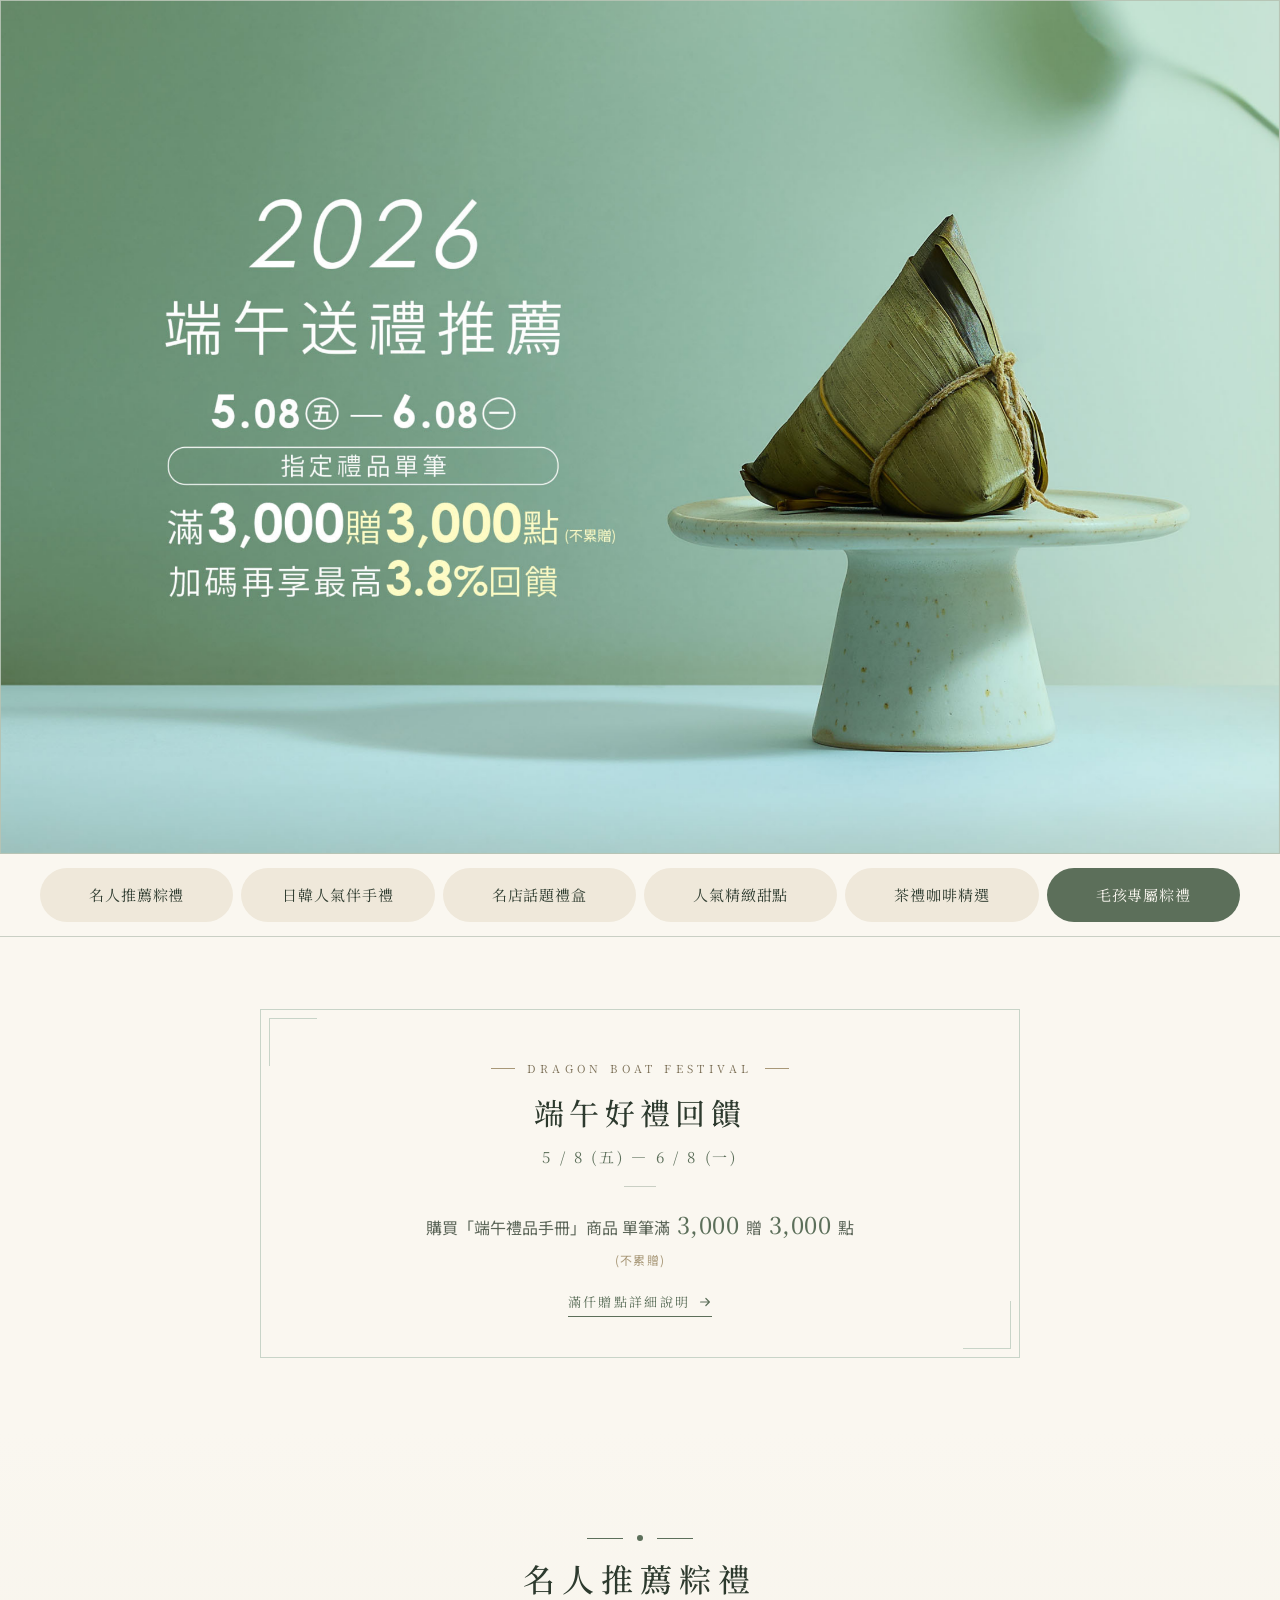
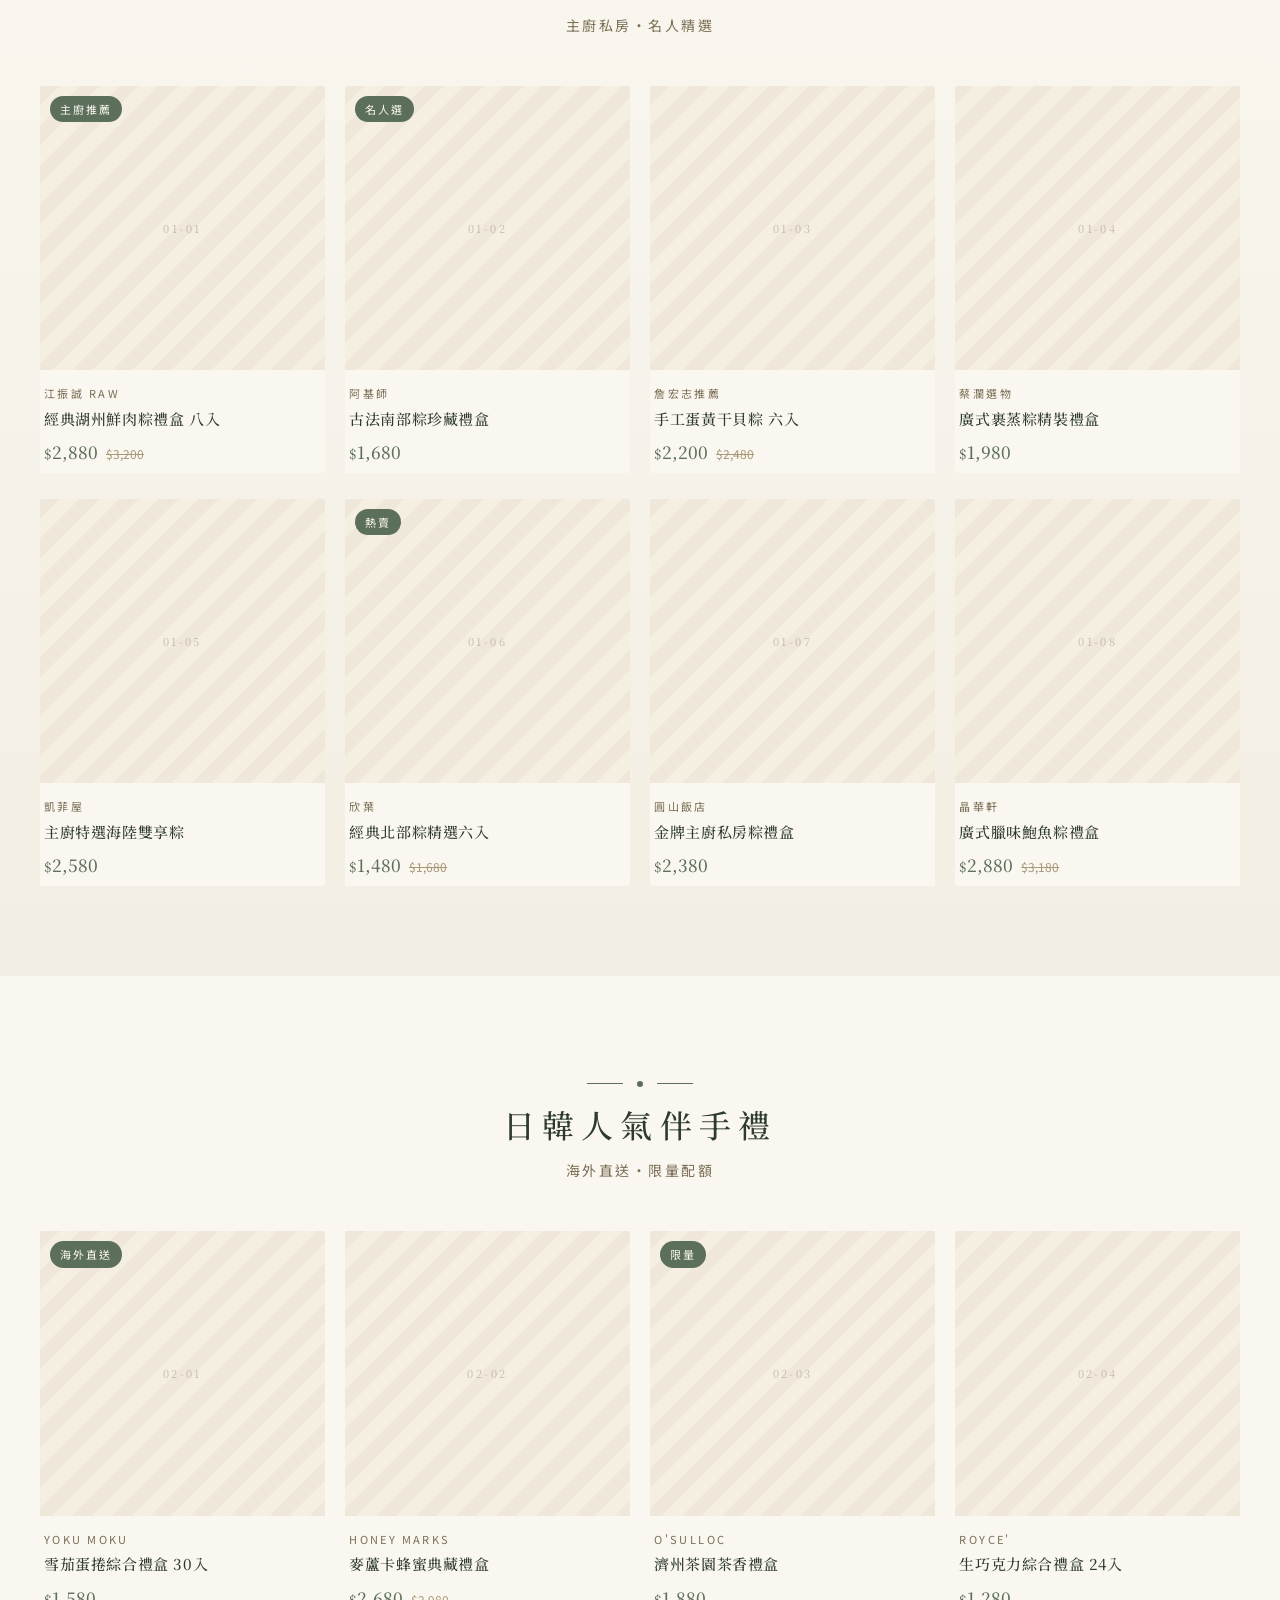
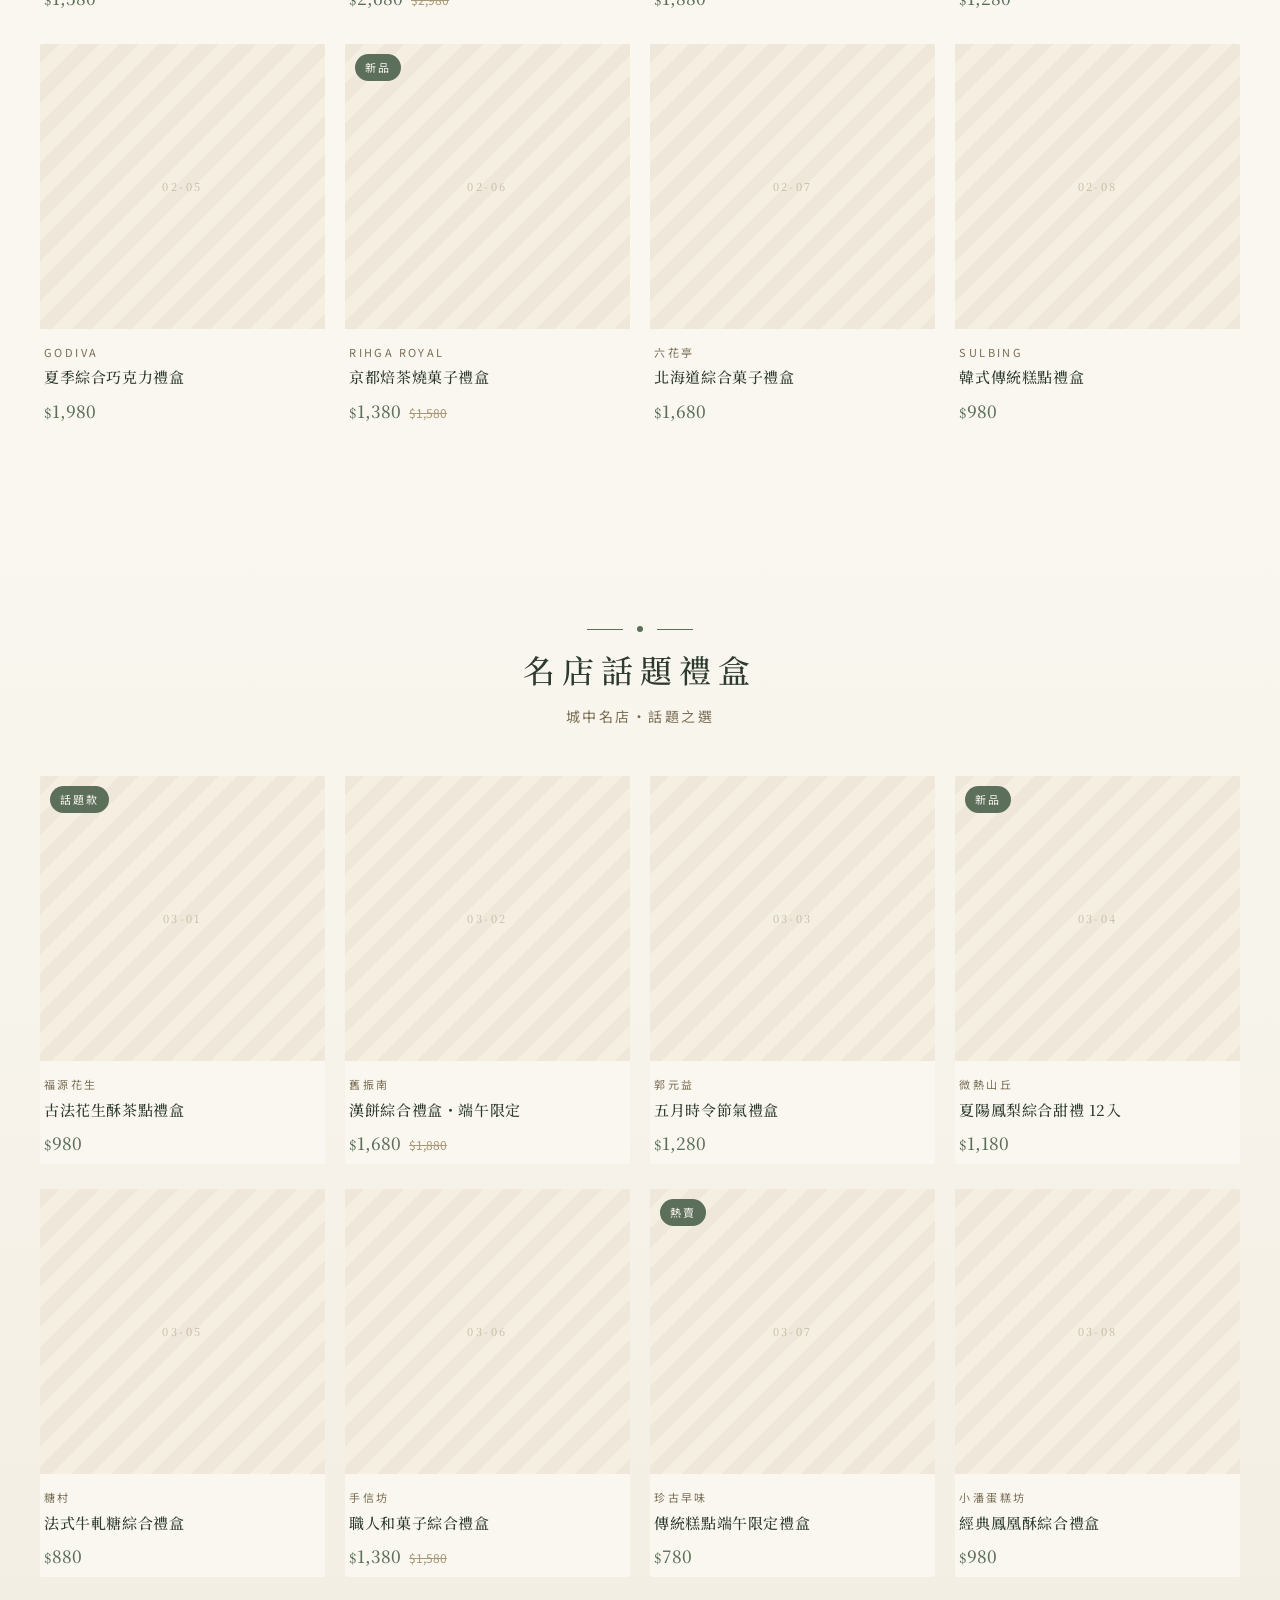
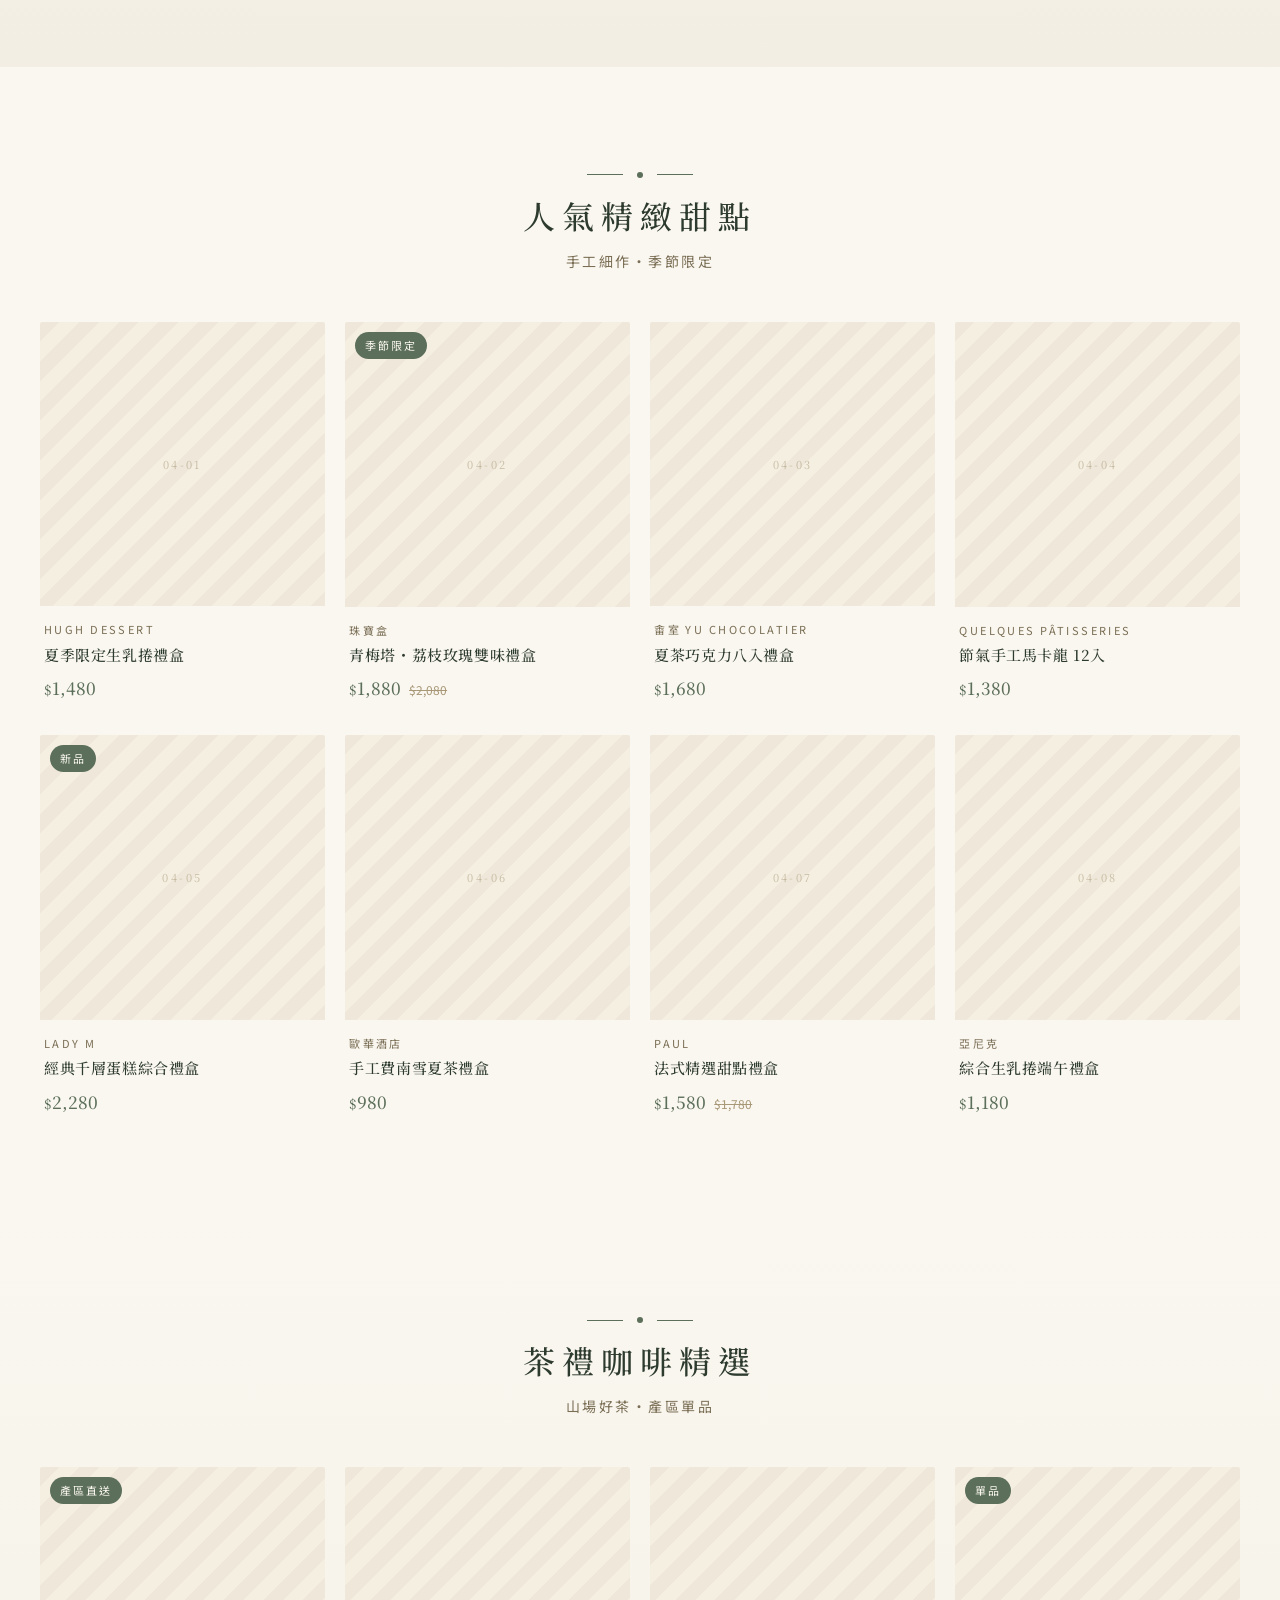
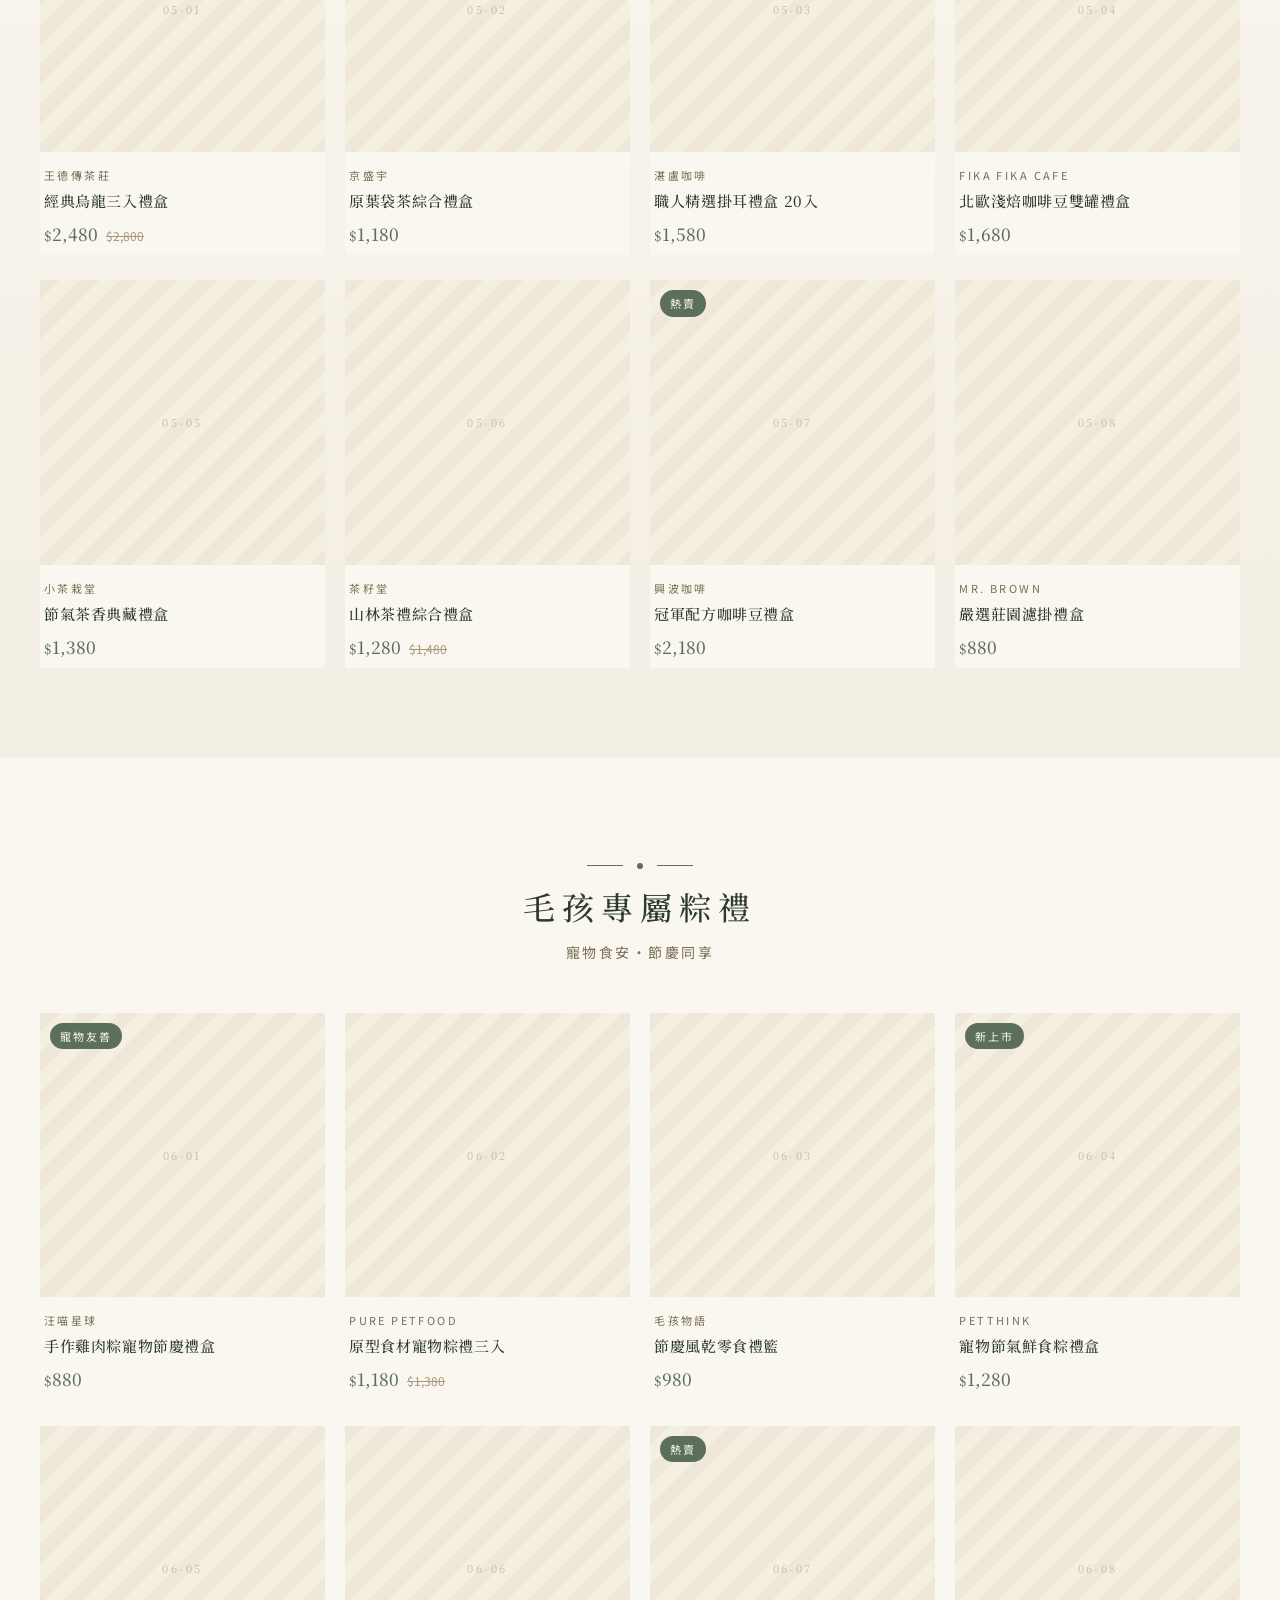
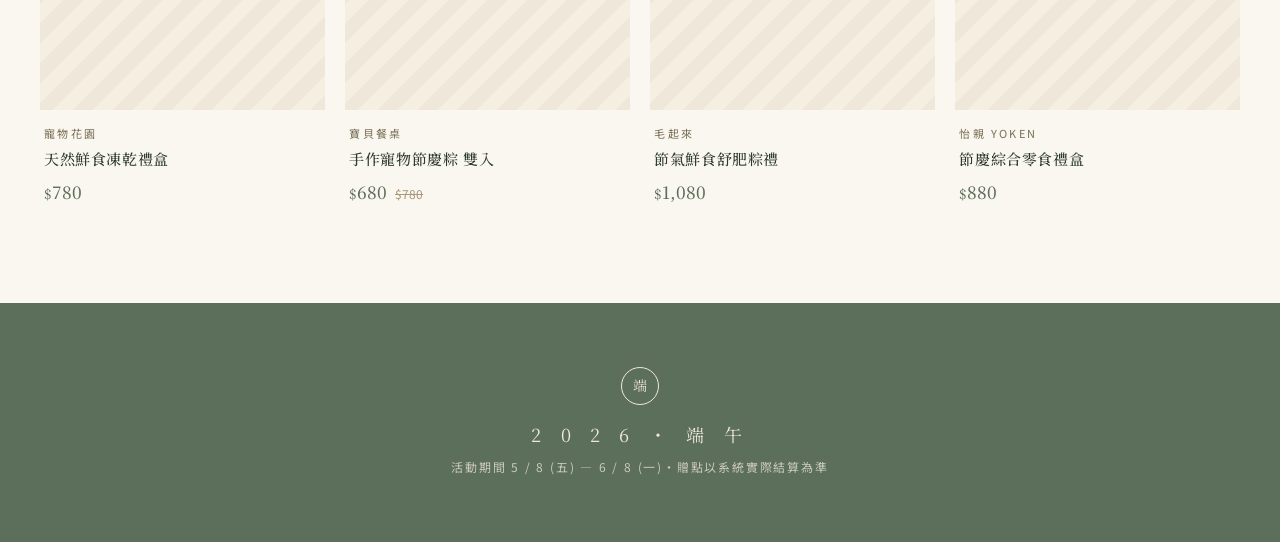
<file: index.html>
<!DOCTYPE html>
<html lang="zh-Hant">
<head>
<meta charset="UTF-8" />
<meta name="viewport" content="width=device-width, initial-scale=1" />
<title>2026 端午送禮推薦|端午好禮回饋</title>
<meta name="description" content="2026 端午送禮推薦:名人推薦粽禮、日韓人氣伴手禮、名店話題禮盒、人氣精緻甜點、茶禮咖啡精選、毛孩專屬粽禮。指定禮品單筆滿 3,000 贈 3,000 點。" />

<link rel="preconnect" href="https://fonts.googleapis.com" />
<link rel="preconnect" href="https://fonts.gstatic.com" crossorigin />
<link href="https://fonts.googleapis.com/css2?family=Noto+Serif+TC:wght@300;400;500;600&family=Noto+Sans+TC:wght@300;400;500;700&display=swap" rel="stylesheet" />

<link rel="stylesheet" href="styles.css" />
</head>
<body data-screen-label="端午活動頁">

  <!-- 飄落葉片(全頁背景) -->
  <div class="leaves-rain" aria-hidden="true">
    <span class="leaf"></span><span class="leaf"></span><span class="leaf"></span>
    <span class="leaf"></span><span class="leaf"></span><span class="leaf"></span>
    <span class="leaf"></span><span class="leaf"></span><span class="leaf"></span>
  </div>

  <!-- ===== MODULE: KV ===== -->
  <section class="module-kv" data-module="kv" aria-label="主視覺">
    <div class="module-kv__bg">
      <picture>
        <source media="(max-width: 768px)" srcset="assets/kv-m.jpg" />
        <img src="assets/kv-pc.jpg" alt="2026 端午送禮推薦 主視覺" style="padding: 1px" />
      </picture>
    </div>

  </section>

  <!-- ===== MODULE: ANCHOR ===== -->
  <nav class="module-anchor" data-module="anchor" aria-label="商品分類錨點">
    <div class="container">
      <div class="anchor-track">
        <a class="anchor-pill" href="#cat-01">名人推薦粽禮</a>
        <a class="anchor-pill" href="#cat-02">日韓人氣伴手禮</a>
        <a class="anchor-pill" href="#cat-03">名店話題禮盒</a>
        <a class="anchor-pill" href="#cat-04">人氣精緻甜點</a>
        <a class="anchor-pill" href="#cat-05">茶禮咖啡精選</a>
        <a class="anchor-pill" href="#cat-06">毛孩專屬粽禮</a>
      </div>
    </div>
  </nav>

  <!-- ===== MODULE: CAMPAIGN ===== -->
  <section class="module-campaign" data-module="campaign" aria-label="端午好禮回饋">
    <div class="container">
      <div class="campaign reveal">
        <p class="campaign__eyebrow">DRAGON BOAT FESTIVAL</p>
        <h2 class="campaign__title">端午好禮回饋</h2>
        <p class="campaign__date">5 / 8 (五) — 6 / 8 (一)</p>
        <div class="campaign__divider" aria-hidden="true"></div>
        <p class="campaign__body">購買「端午禮品手冊」商品 單筆滿 <strong>3,000</strong> 贈 <strong>3,000</strong> 點</p>
        <p class="campaign__note">(不累贈)</p>
        <a class="campaign__cta" href="https://online.skm.com.tw/page/membergift" target="_blank" rel="noopener">
          滿仟贈點詳細說明
          <svg viewBox="0 0 16 16" fill="none" stroke="currentColor" stroke-width="1.4" aria-hidden="true">
            <path d="M3 8h10M9 4l4 4-4 4" stroke-linecap="round" stroke-linejoin="round"/>
          </svg>
        </a>
      </div>
    </div>
  </section>

  <!-- ===== MODULE: PRODUCT × 6 (each 8 cuts) ===== -->
  <!-- 01 名人推薦粽禮 -->
  <section class="module-product" data-module="product" data-product-section id="cat-01">
    <div class="container">
      <header class="product-head reveal">
        <div class="product-head__deco" aria-hidden="true"><span></span></div>
        <h2 class="product-head__title">名人推薦粽禮</h2>
        <p class="product-head__sub">主廚私房・名人精選</p>
      </header>
      <div class="product-grid reveal">
        <article class="product-card"><div class="product-card__media" data-placeholder="01-01"><span class="product-card__badge">主廚推薦</span></div><div class="product-card__body"><p class="product-card__brand">江振誠 RAW</p><h3 class="product-card__name">經典湖州鮮肉粽禮盒 八入</h3><div class="product-card__price"><span class="product-card__price-now">2,880</span><span class="product-card__price-old">3,200</span></div></div></article>
        <article class="product-card"><div class="product-card__media" data-placeholder="01-02"><span class="product-card__badge">名人選</span></div><div class="product-card__body"><p class="product-card__brand">阿基師</p><h3 class="product-card__name">古法南部粽珍藏禮盒</h3><div class="product-card__price"><span class="product-card__price-now">1,680</span></div></div></article>
        <article class="product-card"><div class="product-card__media" data-placeholder="01-03"></div><div class="product-card__body"><p class="product-card__brand">詹宏志推薦</p><h3 class="product-card__name">手工蛋黃干貝粽 六入</h3><div class="product-card__price"><span class="product-card__price-now">2,200</span><span class="product-card__price-old">2,480</span></div></div></article>
        <article class="product-card"><div class="product-card__media" data-placeholder="01-04"></div><div class="product-card__body"><p class="product-card__brand">蔡瀾選物</p><h3 class="product-card__name">廣式裹蒸粽精裝禮盒</h3><div class="product-card__price"><span class="product-card__price-now">1,980</span></div></div></article>
        <article class="product-card"><div class="product-card__media" data-placeholder="01-05"></div><div class="product-card__body"><p class="product-card__brand">凱菲屋</p><h3 class="product-card__name">主廚特選海陸雙享粽</h3><div class="product-card__price"><span class="product-card__price-now">2,580</span></div></div></article>
        <article class="product-card"><div class="product-card__media" data-placeholder="01-06"><span class="product-card__badge">熱賣</span></div><div class="product-card__body"><p class="product-card__brand">欣葉</p><h3 class="product-card__name">經典北部粽精選六入</h3><div class="product-card__price"><span class="product-card__price-now">1,480</span><span class="product-card__price-old">1,680</span></div></div></article>
        <article class="product-card"><div class="product-card__media" data-placeholder="01-07"></div><div class="product-card__body"><p class="product-card__brand">圓山飯店</p><h3 class="product-card__name">金牌主廚私房粽禮盒</h3><div class="product-card__price"><span class="product-card__price-now">2,380</span></div></div></article>
        <article class="product-card"><div class="product-card__media" data-placeholder="01-08"></div><div class="product-card__body"><p class="product-card__brand">晶華軒</p><h3 class="product-card__name">廣式臘味鮑魚粽禮盒</h3><div class="product-card__price"><span class="product-card__price-now">2,880</span><span class="product-card__price-old">3,180</span></div></div></article>
      </div>
    </div>
  </section>

  <!-- 02 日韓人氣伴手禮 -->
  <section class="module-product" data-module="product" data-product-section id="cat-02">
    <div class="container">
      <header class="product-head reveal">
        <div class="product-head__deco" aria-hidden="true"><span></span></div>
        <h2 class="product-head__title">日韓人氣伴手禮</h2>
        <p class="product-head__sub">海外直送・限量配額</p>
      </header>
      <div class="product-grid reveal">
        <article class="product-card"><div class="product-card__media" data-placeholder="02-01"><span class="product-card__badge">海外直送</span></div><div class="product-card__body"><p class="product-card__brand">YOKU MOKU</p><h3 class="product-card__name">雪茄蛋捲綜合禮盒 30入</h3><div class="product-card__price"><span class="product-card__price-now">1,580</span></div></div></article>
        <article class="product-card"><div class="product-card__media" data-placeholder="02-02"></div><div class="product-card__body"><p class="product-card__brand">HONEY MARKS</p><h3 class="product-card__name">麥蘆卡蜂蜜典藏禮盒</h3><div class="product-card__price"><span class="product-card__price-now">2,680</span><span class="product-card__price-old">2,980</span></div></div></article>
        <article class="product-card"><div class="product-card__media" data-placeholder="02-03"><span class="product-card__badge">限量</span></div><div class="product-card__body"><p class="product-card__brand">O'sulloc</p><h3 class="product-card__name">濟州茶園茶香禮盒</h3><div class="product-card__price"><span class="product-card__price-now">1,880</span></div></div></article>
        <article class="product-card"><div class="product-card__media" data-placeholder="02-04"></div><div class="product-card__body"><p class="product-card__brand">Royce'</p><h3 class="product-card__name">生巧克力綜合禮盒 24入</h3><div class="product-card__price"><span class="product-card__price-now">1,280</span></div></div></article>
        <article class="product-card"><div class="product-card__media" data-placeholder="02-05"></div><div class="product-card__body"><p class="product-card__brand">GODIVA</p><h3 class="product-card__name">夏季綜合巧克力禮盒</h3><div class="product-card__price"><span class="product-card__price-now">1,980</span></div></div></article>
        <article class="product-card"><div class="product-card__media" data-placeholder="02-06"><span class="product-card__badge">新品</span></div><div class="product-card__body"><p class="product-card__brand">RIHGA Royal</p><h3 class="product-card__name">京都焙茶燒菓子禮盒</h3><div class="product-card__price"><span class="product-card__price-now">1,380</span><span class="product-card__price-old">1,580</span></div></div></article>
        <article class="product-card"><div class="product-card__media" data-placeholder="02-07"></div><div class="product-card__body"><p class="product-card__brand">六花亭</p><h3 class="product-card__name">北海道綜合菓子禮盒</h3><div class="product-card__price"><span class="product-card__price-now">1,680</span></div></div></article>
        <article class="product-card"><div class="product-card__media" data-placeholder="02-08"></div><div class="product-card__body"><p class="product-card__brand">SULBING</p><h3 class="product-card__name">韓式傳統糕點禮盒</h3><div class="product-card__price"><span class="product-card__price-now">980</span></div></div></article>
      </div>
    </div>
  </section>

  <!-- 03 名店話題禮盒 -->
  <section class="module-product" data-module="product" data-product-section id="cat-03">
    <div class="container">
      <header class="product-head reveal">
        <div class="product-head__deco" aria-hidden="true"><span></span></div>
        <h2 class="product-head__title">名店話題禮盒</h2>
        <p class="product-head__sub">城中名店・話題之選</p>
      </header>
      <div class="product-grid reveal">
        <article class="product-card"><div class="product-card__media" data-placeholder="03-01"><span class="product-card__badge">話題款</span></div><div class="product-card__body"><p class="product-card__brand">福源花生</p><h3 class="product-card__name">古法花生酥茶點禮盒</h3><div class="product-card__price"><span class="product-card__price-now">980</span></div></div></article>
        <article class="product-card"><div class="product-card__media" data-placeholder="03-02"></div><div class="product-card__body"><p class="product-card__brand">舊振南</p><h3 class="product-card__name">漢餅綜合禮盒・端午限定</h3><div class="product-card__price"><span class="product-card__price-now">1,680</span><span class="product-card__price-old">1,880</span></div></div></article>
        <article class="product-card"><div class="product-card__media" data-placeholder="03-03"></div><div class="product-card__body"><p class="product-card__brand">郭元益</p><h3 class="product-card__name">五月時令節氣禮盒</h3><div class="product-card__price"><span class="product-card__price-now">1,280</span></div></div></article>
        <article class="product-card"><div class="product-card__media" data-placeholder="03-04"><span class="product-card__badge">新品</span></div><div class="product-card__body"><p class="product-card__brand">微熱山丘</p><h3 class="product-card__name">夏陽鳳梨綜合甜禮 12入</h3><div class="product-card__price"><span class="product-card__price-now">1,180</span></div></div></article>
        <article class="product-card"><div class="product-card__media" data-placeholder="03-05"></div><div class="product-card__body"><p class="product-card__brand">糖村</p><h3 class="product-card__name">法式牛軋糖綜合禮盒</h3><div class="product-card__price"><span class="product-card__price-now">880</span></div></div></article>
        <article class="product-card"><div class="product-card__media" data-placeholder="03-06"></div><div class="product-card__body"><p class="product-card__brand">手信坊</p><h3 class="product-card__name">職人和菓子綜合禮盒</h3><div class="product-card__price"><span class="product-card__price-now">1,380</span><span class="product-card__price-old">1,580</span></div></div></article>
        <article class="product-card"><div class="product-card__media" data-placeholder="03-07"><span class="product-card__badge">熱賣</span></div><div class="product-card__body"><p class="product-card__brand">珍古早味</p><h3 class="product-card__name">傳統糕點端午限定禮盒</h3><div class="product-card__price"><span class="product-card__price-now">780</span></div></div></article>
        <article class="product-card"><div class="product-card__media" data-placeholder="03-08"></div><div class="product-card__body"><p class="product-card__brand">小潘蛋糕坊</p><h3 class="product-card__name">經典鳳凰酥綜合禮盒</h3><div class="product-card__price"><span class="product-card__price-now">980</span></div></div></article>
      </div>
    </div>
  </section>

  <!-- 04 人氣精緻甜點 -->
  <section class="module-product" data-module="product" data-product-section id="cat-04">
    <div class="container">
      <header class="product-head reveal">
        <div class="product-head__deco" aria-hidden="true"><span></span></div>
        <h2 class="product-head__title">人氣精緻甜點</h2>
        <p class="product-head__sub">手工細作・季節限定</p>
      </header>
      <div class="product-grid reveal">
        <article class="product-card"><div class="product-card__media" data-placeholder="04-01"></div><div class="product-card__body"><p class="product-card__brand">HUGH dessert</p><h3 class="product-card__name">夏季限定生乳捲禮盒</h3><div class="product-card__price"><span class="product-card__price-now">1,480</span></div></div></article>
        <article class="product-card"><div class="product-card__media" data-placeholder="04-02"><span class="product-card__badge">季節限定</span></div><div class="product-card__body"><p class="product-card__brand">珠寶盒</p><h3 class="product-card__name">青梅塔・荔枝玫瑰雙味禮盒</h3><div class="product-card__price"><span class="product-card__price-now">1,880</span><span class="product-card__price-old">2,080</span></div></div></article>
        <article class="product-card"><div class="product-card__media" data-placeholder="04-03"></div><div class="product-card__body"><p class="product-card__brand">畬室 Yu Chocolatier</p><h3 class="product-card__name">夏茶巧克力八入禮盒</h3><div class="product-card__price"><span class="product-card__price-now">1,680</span></div></div></article>
        <article class="product-card"><div class="product-card__media" data-placeholder="04-04"></div><div class="product-card__body"><p class="product-card__brand">Quelques Pâtisseries</p><h3 class="product-card__name">節氣手工馬卡龍 12入</h3><div class="product-card__price"><span class="product-card__price-now">1,380</span></div></div></article>
        <article class="product-card"><div class="product-card__media" data-placeholder="04-05"><span class="product-card__badge">新品</span></div><div class="product-card__body"><p class="product-card__brand">Lady M</p><h3 class="product-card__name">經典千層蛋糕綜合禮盒</h3><div class="product-card__price"><span class="product-card__price-now">2,280</span></div></div></article>
        <article class="product-card"><div class="product-card__media" data-placeholder="04-06"></div><div class="product-card__body"><p class="product-card__brand">歐華酒店</p><h3 class="product-card__name">手工費南雪夏茶禮盒</h3><div class="product-card__price"><span class="product-card__price-now">980</span></div></div></article>
        <article class="product-card"><div class="product-card__media" data-placeholder="04-07"></div><div class="product-card__body"><p class="product-card__brand">PAUL</p><h3 class="product-card__name">法式精選甜點禮盒</h3><div class="product-card__price"><span class="product-card__price-now">1,580</span><span class="product-card__price-old">1,780</span></div></div></article>
        <article class="product-card"><div class="product-card__media" data-placeholder="04-08"></div><div class="product-card__body"><p class="product-card__brand">亞尼克</p><h3 class="product-card__name">綜合生乳捲端午禮盒</h3><div class="product-card__price"><span class="product-card__price-now">1,180</span></div></div></article>
      </div>
    </div>
  </section>

  <!-- 05 茶禮咖啡精選 -->
  <section class="module-product" data-module="product" data-product-section id="cat-05">
    <div class="container">
      <header class="product-head reveal">
        <div class="product-head__deco" aria-hidden="true"><span></span></div>
        <h2 class="product-head__title">茶禮咖啡精選</h2>
        <p class="product-head__sub">山場好茶・產區單品</p>
      </header>
      <div class="product-grid reveal">
        <article class="product-card"><div class="product-card__media" data-placeholder="05-01"><span class="product-card__badge">產區直送</span></div><div class="product-card__body"><p class="product-card__brand">王德傳茶莊</p><h3 class="product-card__name">經典烏龍三入禮盒</h3><div class="product-card__price"><span class="product-card__price-now">2,480</span><span class="product-card__price-old">2,800</span></div></div></article>
        <article class="product-card"><div class="product-card__media" data-placeholder="05-02"></div><div class="product-card__body"><p class="product-card__brand">京盛宇</p><h3 class="product-card__name">原葉袋茶綜合禮盒</h3><div class="product-card__price"><span class="product-card__price-now">1,180</span></div></div></article>
        <article class="product-card"><div class="product-card__media" data-placeholder="05-03"></div><div class="product-card__body"><p class="product-card__brand">湛盧咖啡</p><h3 class="product-card__name">職人精選掛耳禮盒 20入</h3><div class="product-card__price"><span class="product-card__price-now">1,580</span></div></div></article>
        <article class="product-card"><div class="product-card__media" data-placeholder="05-04"><span class="product-card__badge">單品</span></div><div class="product-card__body"><p class="product-card__brand">Fika Fika Cafe</p><h3 class="product-card__name">北歐淺焙咖啡豆雙罐禮盒</h3><div class="product-card__price"><span class="product-card__price-now">1,680</span></div></div></article>
        <article class="product-card"><div class="product-card__media" data-placeholder="05-05"></div><div class="product-card__body"><p class="product-card__brand">小茶栽堂</p><h3 class="product-card__name">節氣茶香典藏禮盒</h3><div class="product-card__price"><span class="product-card__price-now">1,380</span></div></div></article>
        <article class="product-card"><div class="product-card__media" data-placeholder="05-06"></div><div class="product-card__body"><p class="product-card__brand">茶籽堂</p><h3 class="product-card__name">山林茶禮綜合禮盒</h3><div class="product-card__price"><span class="product-card__price-now">1,280</span><span class="product-card__price-old">1,480</span></div></div></article>
        <article class="product-card"><div class="product-card__media" data-placeholder="05-07"><span class="product-card__badge">熱賣</span></div><div class="product-card__body"><p class="product-card__brand">興波咖啡</p><h3 class="product-card__name">冠軍配方咖啡豆禮盒</h3><div class="product-card__price"><span class="product-card__price-now">2,180</span></div></div></article>
        <article class="product-card"><div class="product-card__media" data-placeholder="05-08"></div><div class="product-card__body"><p class="product-card__brand">Mr. Brown</p><h3 class="product-card__name">嚴選莊園濾掛禮盒</h3><div class="product-card__price"><span class="product-card__price-now">880</span></div></div></article>
      </div>
    </div>
  </section>

  <!-- 06 毛孩專屬粽禮 -->
  <section class="module-product" data-module="product" data-product-section id="cat-06">
    <div class="container">
      <header class="product-head reveal">
        <div class="product-head__deco" aria-hidden="true"><span></span></div>
        <h2 class="product-head__title">毛孩專屬粽禮</h2>
        <p class="product-head__sub">寵物食安・節慶同享</p>
      </header>
      <div class="product-grid reveal">
        <article class="product-card"><div class="product-card__media" data-placeholder="06-01"><span class="product-card__badge">寵物友善</span></div><div class="product-card__body"><p class="product-card__brand">汪喵星球</p><h3 class="product-card__name">手作雞肉粽寵物節慶禮盒</h3><div class="product-card__price"><span class="product-card__price-now">880</span></div></div></article>
        <article class="product-card"><div class="product-card__media" data-placeholder="06-02"></div><div class="product-card__body"><p class="product-card__brand">PURE PETFOOD</p><h3 class="product-card__name">原型食材寵物粽禮三入</h3><div class="product-card__price"><span class="product-card__price-now">1,180</span><span class="product-card__price-old">1,380</span></div></div></article>
        <article class="product-card"><div class="product-card__media" data-placeholder="06-03"></div><div class="product-card__body"><p class="product-card__brand">毛孩物語</p><h3 class="product-card__name">節慶風乾零食禮籃</h3><div class="product-card__price"><span class="product-card__price-now">980</span></div></div></article>
        <article class="product-card"><div class="product-card__media" data-placeholder="06-04"><span class="product-card__badge">新上市</span></div><div class="product-card__body"><p class="product-card__brand">PetThink</p><h3 class="product-card__name">寵物節氣鮮食粽禮盒</h3><div class="product-card__price"><span class="product-card__price-now">1,280</span></div></div></article>
        <article class="product-card"><div class="product-card__media" data-placeholder="06-05"></div><div class="product-card__body"><p class="product-card__brand">寵物花園</p><h3 class="product-card__name">天然鮮食凍乾禮盒</h3><div class="product-card__price"><span class="product-card__price-now">780</span></div></div></article>
        <article class="product-card"><div class="product-card__media" data-placeholder="06-06"></div><div class="product-card__body"><p class="product-card__brand">寶貝餐桌</p><h3 class="product-card__name">手作寵物節慶粽 雙入</h3><div class="product-card__price"><span class="product-card__price-now">680</span><span class="product-card__price-old">780</span></div></div></article>
        <article class="product-card"><div class="product-card__media" data-placeholder="06-07"><span class="product-card__badge">熱賣</span></div><div class="product-card__body"><p class="product-card__brand">毛起來</p><h3 class="product-card__name">節氣鮮食舒肥粽禮</h3><div class="product-card__price"><span class="product-card__price-now">1,080</span></div></div></article>
        <article class="product-card"><div class="product-card__media" data-placeholder="06-08"></div><div class="product-card__body"><p class="product-card__brand">怡親 Yoken</p><h3 class="product-card__name">節慶綜合零食禮盒</h3><div class="product-card__price"><span class="product-card__price-now">880</span></div></div></article>
      </div>
    </div>
  </section>

  <!-- ===== MODULE: FOOTER ===== -->
  <footer class="module-footer" data-module="footer">
    <div class="container">
      <div class="module-footer__seal" aria-hidden="true"></div>
      <p class="module-footer__title">2 0 2 6 ・ 端 午</p>
      <p class="module-footer__meta">活動期間 5 / 8 (五) — 6 / 8 (一)・贈點以系統實際結算為準</p>
    </div>
  </footer>

  <script src="script.js"></script>
</body>
</html>
</file>
<file: styles.css>
/* =========================================================
   端午活動頁 — Tokens & Reset
   ========================================================= */
:root{
  --c-leaf-deep:    #5C6F5A;
  --c-leaf-mid:     #7A8E78;
  --c-leaf-soft:    #C8D4C8;
  --c-mint-mist:    #D6DDD8;
  --c-shell:        #EFE8DA;
  --c-shell-warm:   #F5EFE2;
  --c-paper:        #FAF7F0;
  --c-rope:         #A89878;
  --c-rope-deep:    #7A6E55;
  --c-ink:          #2D3A2E;
  --c-ink-soft:     #5A6457;
  --c-line:         #C9CFC4;

  --ff-serif: "Noto Serif TC", "Songti TC", "PingFang TC", serif;
  --ff-sans:  "Noto Sans TC", "PingFang TC", "Microsoft JhengHei", sans-serif;

  --gutter: clamp(16px, 4vw, 40px);
  --section-y: clamp(48px, 7vw, 96px);

  --ease-out: cubic-bezier(.22,.61,.36,1);
}

*,*::before,*::after{ box-sizing:border-box; }
html{ scroll-behavior:smooth; }
html, body{ overflow-x:hidden; }
body{ -webkit-overflow-scrolling: touch; }
body{
  margin:0;
  font-family:var(--ff-sans);
  color:var(--c-ink);
  background:var(--c-paper);
  -webkit-font-smoothing:antialiased;
  text-rendering:optimizeLegibility;
  font-size:15px;
  line-height:1.7;
}
img{ display:block; max-width:100%; height:auto; }
a{ color:inherit; text-decoration:none; }
button{ font:inherit; color:inherit; background:none; border:0; cursor:pointer; }
.container{
  width:min(1280px, 100% - var(--gutter)*2);
  margin-inline:auto;
}

/* =========================================================
   Module: KV
   - PC 用 1920×650 / M 用 1280×766 (透過 picture)
   - 標題置左,有進場動畫
   - 飄落葉片動畫(整頁可見)
   ========================================================= */
.module-kv{
  position:relative;
  background:#B7C4B5;
  overflow:hidden;
}
.module-kv__bg{
  position:relative;
  width:100%;
}
.module-kv__bg img{
  width:100%;
  height:auto;
  display:block;
  /* KV 圖本身淡入並輕微上浮 */
  opacity:0;
  transform:scale(1.04);
  animation: kv-bg-in 1.4s var(--ease-out) .1s forwards;
}
@keyframes kv-bg-in{
  to{ opacity:1; transform:scale(1); }
}

.module-kv__title{
  position:absolute;
  left:clamp(20px, 6vw, 100px);
  top:50%;
  transform:translateY(-50%);
  width:min(24%, 280px);
  z-index:2;
  pointer-events:none;
}
.module-kv__title img{
  width:100%;
  height:auto;
  filter: drop-shadow(0 6px 20px rgba(45,58,46,.18));

  /* 進場:由下淡入 + 輕微 blur clear */
  opacity:0;
  transform: translateY(28px);
  filter:
    drop-shadow(0 6px 20px rgba(45,58,46,.18))
    blur(6px);
  animation: kv-title-in 1.4s var(--ease-out) .55s forwards;
}
@keyframes kv-title-in{
  to{
    opacity:1;
    transform:translateY(0);
    filter: drop-shadow(0 6px 20px rgba(45,58,46,.18)) blur(0);
  }
}

/* mobile 版背景圖切換 */
@media (max-width: 768px){
  .module-kv__title{
    width:min(42%, 220px);
    left:50%;
    top:48%;
    transform:translate(-50%,-50%);
  }
  .module-kv__title img{
    transform: translate(0, 28px);
  }
  @keyframes kv-title-in{
    to{
      opacity:1;
      transform: translate(0, 0);
      filter: drop-shadow(0 6px 20px rgba(45,58,46,.18)) blur(0);
    }
  }
}

/* =========================================================
   飄落葉子(全頁背景層,固定於 viewport)
   ========================================================= */
.leaves-rain{
  position:fixed;
  inset:0;
  pointer-events:none;
  overflow:hidden;
  z-index:1;
  touch-action:none;
}
.leaves-rain *{ pointer-events:none; touch-action:none; }
.leaf{
  position:absolute;
  top:-8vh;
  width:22px; height:32px;
  border-radius: 70% 70% 50% 50% / 80% 80% 30% 30%;
  background:linear-gradient(160deg, var(--c-leaf-mid) 0%, var(--c-leaf-deep) 60%, #4a5b48 100%);
  opacity:0;
  filter:drop-shadow(0 6px 8px rgba(0,0,0,.10));
  will-change: transform, opacity;
}
.leaf::before{
  content:"";
  position:absolute;
  left:50%;
  top:6%;
  width:1px;
  height:88%;
  background:linear-gradient(180deg, rgba(255,255,255,.3), rgba(255,255,255,0));
  transform:translateX(-50%);
}
/* 9 片葉子,參數變化 */
.leaf:nth-child(1) { left: 6%;  animation: leaf-fall 11s linear  0.0s infinite; transform-origin:50% 0; }
.leaf:nth-child(2) { left: 18%; animation: leaf-fall 13s linear  2.2s infinite; width:18px; height:26px; }
.leaf:nth-child(3) { left: 30%; animation: leaf-fall 10s linear  5.0s infinite; }
.leaf:nth-child(4) { left: 42%; animation: leaf-fall 14s linear  1.0s infinite; width:16px; height:24px; }
.leaf:nth-child(5) { left: 55%; animation: leaf-fall 12s linear  6.5s infinite; }
.leaf:nth-child(6) { left: 67%; animation: leaf-fall 15s linear  3.5s infinite; width:20px; height:30px; }
.leaf:nth-child(7) { left: 78%; animation: leaf-fall 11s linear  8.0s infinite; width:14px; height:22px; }
.leaf:nth-child(8) { left: 88%; animation: leaf-fall 13s linear  4.0s infinite; }
.leaf:nth-child(9) { left: 96%; animation: leaf-fall 16s linear  9.5s infinite; width:18px; height:26px; }

@keyframes leaf-fall{
  0%   { transform: translate3d(0,-10vh,0) rotate(0deg);     opacity:0; }
  8%   { opacity:.85; }
  50%  { transform: translate3d(-30px, 55vh, 0) rotate(220deg); opacity:.9; }
  92%  { opacity:.85; }
  100% { transform: translate3d(20px, 115vh, 0) rotate(540deg); opacity:0; }
}

@media (prefers-reduced-motion: reduce){
  .leaves-rain{ display:none; }
  .module-kv__bg img,
  .module-kv__title img{
    animation:none !important;
    opacity:1 !important;
    transform:none !important;
    filter: drop-shadow(0 6px 20px rgba(45,58,46,.18)) !important;
  }
}

/* =========================================================
   Module: Anchor Nav (移除 01-06 數字)
   ========================================================= */
.module-anchor{
  background:var(--c-paper);
  border-bottom:1px solid var(--c-line);
  position:sticky;
  top:0;
  z-index:50;
  transition:box-shadow .3s var(--ease-out);
}
.module-anchor.is-stuck{
  box-shadow:0 6px 20px -12px rgba(45,58,46,.25);
}
.anchor-track{
  display:grid;
  grid-template-columns:repeat(6, 1fr);
  gap:8px;
  padding:14px 0;
}
.anchor-pill{
  display:flex;
  align-items:center;
  justify-content:center;
  padding:14px 6px;
  border-radius:999px;
  background:var(--c-shell);
  color:var(--c-ink);
  font-family:var(--ff-serif);
  font-size:15px;
  letter-spacing:.06em;
  text-align:center;
  transition: background .3s var(--ease-out), color .3s var(--ease-out), transform .3s var(--ease-out);
}
.anchor-pill:hover{
  background:var(--c-shell-warm);
  transform:translateY(-2px);
}
.anchor-pill.is-active{
  background:var(--c-leaf-deep);
  color:var(--c-paper);
}

@media (max-width: 768px){
  .module-anchor{ position:relative; }
  .anchor-track{
    grid-template-columns:none;
    grid-auto-flow:column;
    grid-auto-columns: minmax(40%, auto);
    overflow-x:auto;
    padding:12px var(--gutter);
    margin-inline: calc(var(--gutter) * -1);
    scroll-snap-type: x mandatory;
    -ms-overflow-style:none;
    scrollbar-width:none;
  }
  .anchor-track::-webkit-scrollbar{ display:none; }
  .anchor-pill{
    scroll-snap-align:start;
    font-size:14px;
    padding:12px 18px;
    white-space:nowrap;
  }
}

/* =========================================================
   Module: Campaign 端午好禮回饋(縮小版)
   ========================================================= */
.module-campaign{
  padding: clamp(40px, 6vw, 72px) 0;
  background: var(--c-paper);
  position:relative;
  z-index:2;
}
.campaign{
  position:relative;
  border:1px solid var(--c-leaf-soft);
  background:var(--c-paper);
  padding: clamp(24px, 4vw, 40px) clamp(20px, 4vw, 48px);
  text-align:center;
  max-width:760px;
  margin:0 auto;
}
.campaign::before,
.campaign::after{
  content:"";
  position:absolute;
  width:48px; height:48px;
  border:1px solid var(--c-leaf-soft);
  pointer-events:none;
}
.campaign::before{ top:8px; left:8px; border-right:0; border-bottom:0; }
.campaign::after{  bottom:8px; right:8px; border-left:0; border-top:0; }

.campaign__eyebrow{
  display:inline-flex;
  align-items:center;
  gap:12px;
  font-family:var(--ff-serif);
  font-size:11px;
  letter-spacing:.4em;
  color:var(--c-rope-deep);
  margin:0 0 10px;
}
.campaign__eyebrow::before,
.campaign__eyebrow::after{
  content:"";
  width:24px; height:1px;
  background:var(--c-rope);
}
.campaign__title{
  font-family:var(--ff-serif);
  font-weight:500;
  font-size: clamp(22px, 3vw, 30px);
  letter-spacing:.18em;
  margin:0 0 6px;
  color:var(--c-ink);
}
.campaign__date{
  font-family:var(--ff-serif);
  letter-spacing:.18em;
  color:var(--c-leaf-deep);
  font-size: clamp(13px, 1.4vw, 15px);
  margin:0 0 16px;
}
.campaign__divider{
  width:32px; height:1px;
  background:var(--c-line);
  margin: 0 auto 16px;
}
.campaign__body{
  font-size: clamp(14px, 1.5vw, 16px);
  line-height:1.85;
  color:var(--c-ink-soft);
  margin:0 0 4px;
}
.campaign__body strong{
  font-family:var(--ff-serif);
  font-weight:500;
  font-size: 1.45em;
  color:var(--c-leaf-deep);
  margin: 0 .12em;
  letter-spacing:.02em;
}
.campaign__note{
  font-size: 12px;
  color:var(--c-rope);
  margin:0 0 18px;
  letter-spacing:.1em;
}
.campaign__cta{
  display:inline-flex;
  align-items:center;
  gap:8px;
  font-family:var(--ff-serif);
  font-size:13px;
  letter-spacing:.18em;
  color:var(--c-leaf-deep);
  border-bottom:1px solid var(--c-leaf-deep);
  padding-bottom:3px;
  transition: gap .3s var(--ease-out), color .3s var(--ease-out);
}
.campaign__cta svg{ width:14px; height:14px; }
.campaign__cta:hover{ gap:14px; color:var(--c-rope-deep); border-color:var(--c-rope-deep); }

/* =========================================================
   Module: Product Section
   - PC: 1 row title + 4 col × 2 row(8 cuts)
   - Mobile: 2 col × 4 row
   ========================================================= */
.module-product{
  padding: var(--section-y) 0;
  position:relative;
  z-index:2;
}
.module-product:nth-of-type(odd){
  background: linear-gradient(180deg, var(--c-paper) 0%, #F2EEE3 100%);
}
.module-product:nth-of-type(even){
  background: var(--c-paper);
}

.product-head{
  text-align:center;
  margin-bottom: clamp(28px, 4vw, 48px);
}
.product-head__deco{
  display:inline-flex;
  align-items:center;
  gap:14px;
  margin-bottom:10px;
}
.product-head__deco::before,
.product-head__deco::after{
  content:"";
  width:36px; height:1px;
  background:var(--c-leaf-deep);
}
.product-head__deco span{
  width:6px; height:6px;
  border-radius:50%;
  background:var(--c-leaf-deep);
}
.product-head__title{
  font-family:var(--ff-serif);
  font-weight:500;
  font-size: clamp(22px, 3vw, 32px);
  letter-spacing:.22em;
  margin:0 0 8px;
  color:var(--c-ink);
}
.product-head__sub{
  margin:0;
  font-size: clamp(12px, 1.2vw, 14px);
  letter-spacing:.18em;
  color:var(--c-rope-deep);
}

.product-grid{
  display:grid;
  grid-template-columns: repeat(4, 1fr);
  gap: clamp(16px, 2vw, 28px) clamp(14px, 1.6vw, 24px);
}
@media (max-width: 980px){
  .product-grid{ grid-template-columns: repeat(3, 1fr); }
}
@media (max-width: 768px){
  .product-grid{ grid-template-columns: repeat(2, 1fr); gap:18px 12px; }
}

.product-card{
  background:var(--c-paper);
  border-radius:2px;
  overflow:hidden;
  transition: transform .4s var(--ease-out), box-shadow .4s var(--ease-out);
  cursor:pointer;
}
.product-card:hover{
  transform: translateY(-4px);
  box-shadow: 0 18px 40px -24px rgba(45,58,46,.35);
}
.product-card__media{
  aspect-ratio: 1/1;
  background:
    repeating-linear-gradient(
      135deg,
      var(--c-shell) 0 14px,
      var(--c-shell-warm) 14px 28px
    );
  position:relative;
  overflow:hidden;
  display:flex;
  align-items:center;
  justify-content:center;
}
.product-card__media::before{
  content: attr(data-placeholder);
  font-family:var(--ff-serif);
  font-size:11px;
  letter-spacing:.22em;
  color:var(--c-rope);
  opacity:.6;
}
.product-card__badge{
  position:absolute;
  top:10px; left:10px;
  background:var(--c-leaf-deep);
  color:var(--c-paper);
  font-size:11px;
  letter-spacing:.18em;
  padding:4px 10px;
  border-radius:999px;
  z-index:1;
}
.product-card__body{
  padding: 14px 4px 6px;
}
.product-card__brand{
  margin:0 0 4px;
  font-size:11px;
  letter-spacing:.22em;
  color:var(--c-rope-deep);
  text-transform:uppercase;
}
.product-card__name{
  margin:0 0 8px;
  font-family:var(--ff-serif);
  font-weight:500;
  font-size: clamp(13px, 1.3vw, 15px);
  letter-spacing:.04em;
  line-height:1.55;
  color:var(--c-ink);
  text-wrap: pretty;
  display:-webkit-box;
  -webkit-line-clamp:2;
  -webkit-box-orient:vertical;
  overflow:hidden;
}
.product-card__price{
  display:flex;
  align-items:baseline;
  gap:8px;
}
.product-card__price-now{
  font-family:var(--ff-serif);
  font-size: clamp(15px, 1.4vw, 17px);
  font-weight:500;
  color:var(--c-leaf-deep);
}
.product-card__price-now::before{ content:"$"; font-size:.78em; margin-right:1px; }
.product-card__price-old{
  font-size:12px;
  color:var(--c-rope);
  text-decoration:line-through;
}
.product-card__price-old::before{ content:"$"; }

/* =========================================================
   Module: Footer
   ========================================================= */
.module-footer{
  background: var(--c-leaf-deep);
  color: var(--c-shell);
  padding: clamp(40px, 6vw, 64px) 0;
  text-align:center;
  position:relative;
  z-index:2;
}
.module-footer__seal{
  width:38px; height:38px;
  margin: 0 auto 14px;
  border:1px solid var(--c-shell);
  border-radius:50%;
  display:flex;
  align-items:center;
  justify-content:center;
  font-family:var(--ff-serif);
  font-size:14px;
  letter-spacing:.05em;
}
.module-footer__seal::before{ content:"端"; }
.module-footer__title{
  font-family:var(--ff-serif);
  font-size:18px;
  letter-spacing:.4em;
  margin:0 0 8px;
}
.module-footer__meta{
  margin:0;
  font-size:12px;
  letter-spacing:.15em;
  opacity:.75;
}

/* =========================================================
   Reveal on scroll
   ========================================================= */
.reveal{
  opacity:0;
  transform: translateY(28px);
  transition: opacity .8s var(--ease-out), transform .8s var(--ease-out);
}
.reveal.is-in{
  opacity:1;
  transform:none;
}
@media (prefers-reduced-motion: reduce){
  .reveal{ opacity:1; transform:none; transition:none; }
}
</file>
